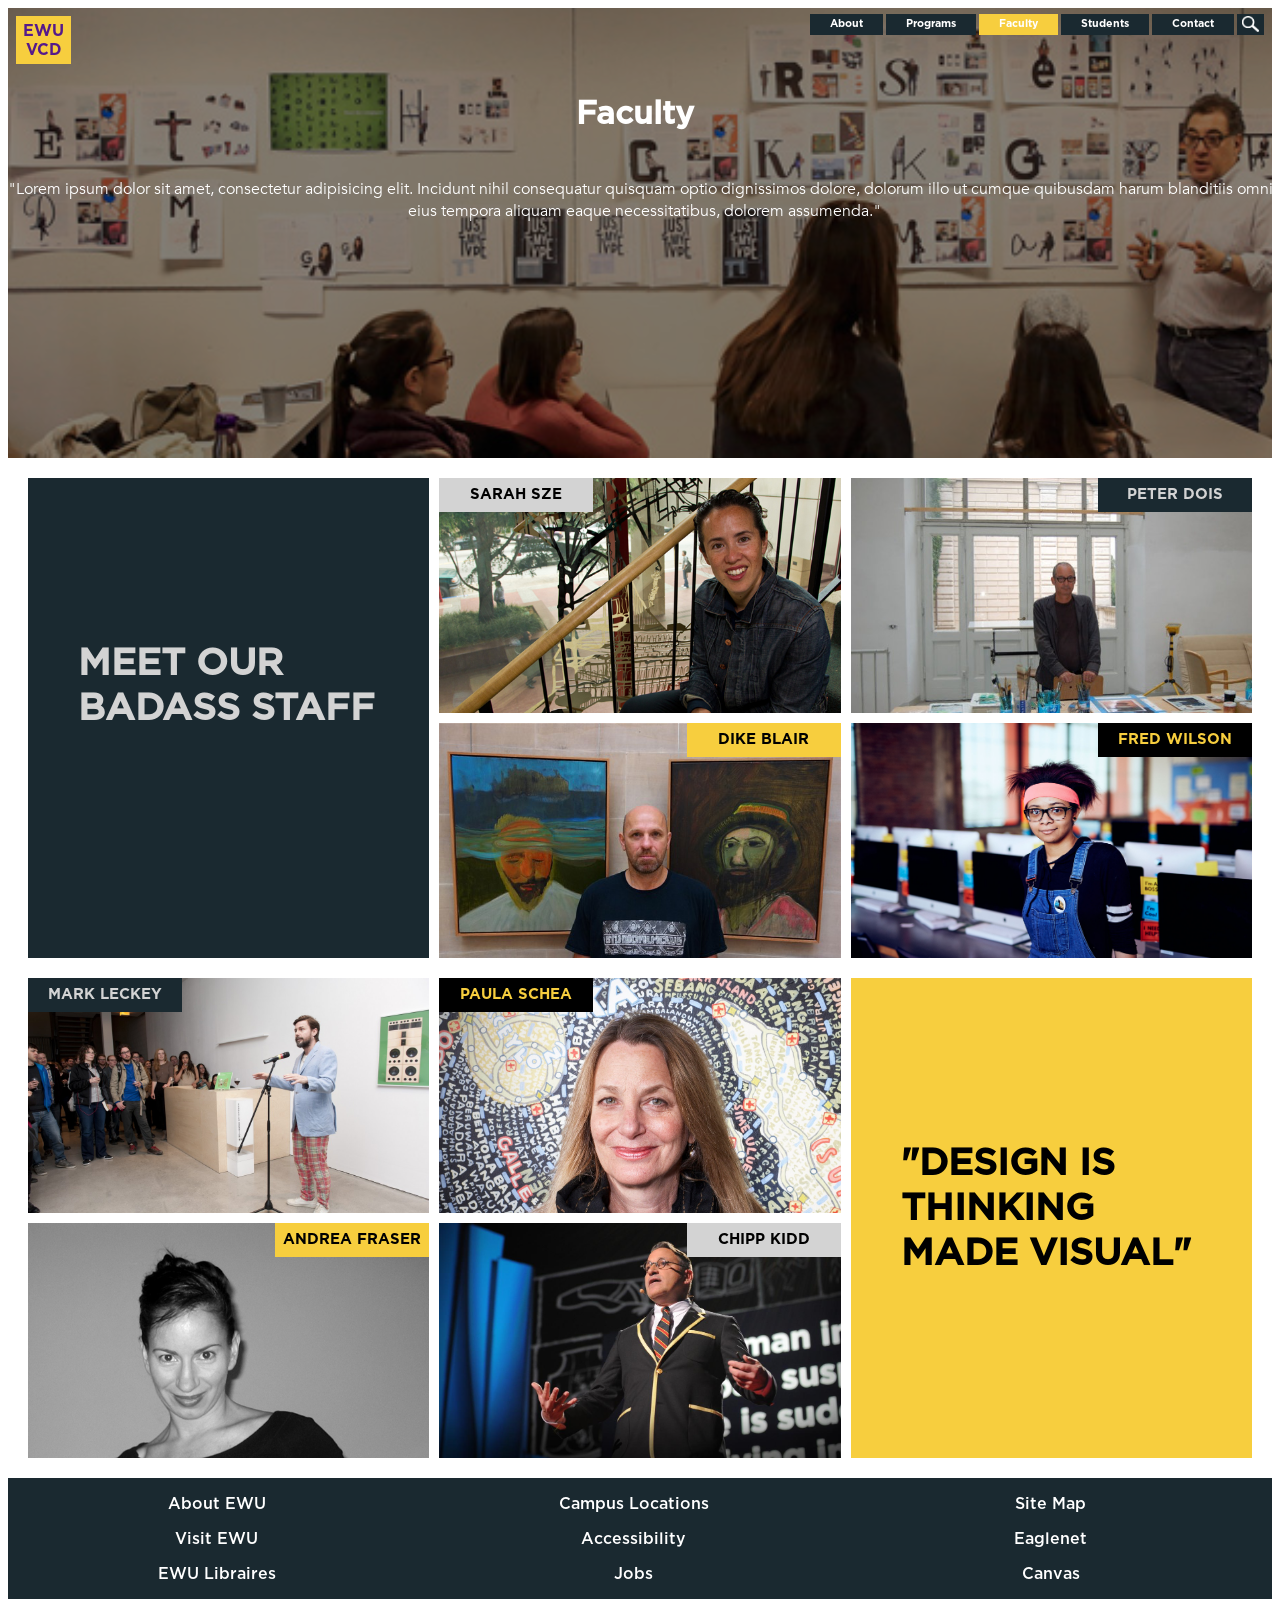
<file: index.html>
<!DOCTYPE html>
<html lang="en">
<head>
  <meta charset="UTF-8">
  <link rel="stylesheet" href="final_faculty.css">
  <meta name="viewport" content="width=device-width, initial-scale=1.0">
  <meta http-equiv="X-UA-Compatible" content="ie=edge">
  <title>Document</title>
</head>
<body>
  <header>
    <nav>
      <span class="nav_left"><a href="">EWU<br> VCD</a></span>
      <span class="nav_right">
      <a href="#">About</a>
      <a href="#">Programs</a>
      <a href="#"class="active">Faculty</a>
      <a href="final_student.html">Students</a>
      <a href="#">Contact</a>
      <a href="#" id="mag_glass"><img src="./assets/images/search.png"></a></span>
    </nav>
    <h1>Faculty</h1>
    <p>"Lorem ipsum dolor sit amet, consectetur adipisicing elit. Incidunt nihil consequatur quisquam optio dignissimos dolore, dolorum illo ut cumque quibusdam harum blanditiis omnis eius tempora aliquam eaque necessitatibus, dolorem assumenda."</p>
  </header>
  <main>
    <section class="staff">
     <div id="staffimage1">
       <h2 id="staff"> meet our badass staff </h2>
     </div>
     <div id="staffimage2">
       <p id="staffcolors1"> sarah sze </p>
      </div>
     <div id="staffimage3">
       <p id="staffcolors2"> dike blair </p>
      </div>
       <div id="staffimage4">
         <p id="staffcolors3"> peter dois </p>
       </div>
     <div id="staffimage5">
       <p id="staffcolors4"> fred wilson </p>
     </div>
    </section>
    <section class="wholethinking">
     <div id="thinkingimage1">
       <h2 id="thinking"> "design is thinking made visual"  </h2>
     </div>
     <div id="thinkingimage2">
       <p id="thinkingcolors1"> paula schea </p>
      </div>
     <div id="thinkingimage3">
       <p id="thinkingcolors2"> chipp kidd </p>
     </div>
     <div id="thinkingimage4">
         <p id="thinkingcolors3"> mark leckey </p>
       </div>
       <div id="thinkingimage5">
       <p id="thinkingcolors4"> andrea fraser </p>
     </div>
   </section>
  </main>
  <footer>
    <span class="fcolumn">
    <p>About EWU</p>
    <p>Visit EWU</p>
    <p>EWU Libraires</p>
  </span>
  <span class="fcolumn">
    <p>Campus Locations</p>
    <p>Accessibility</p>
    <p>Jobs</p>
  </span>
  <span class="fcolumn">
    <p>Site Map</p>
    <p>Eaglenet</p>
    <p>Canvas</p>
  </span>
  </footer>
</body>
</html>
</file>
<file: final_faculty.css>
@font-face {
  font-family:"Gotham-Bold";
  src:url("./assets/fonts/Gotham-Bold.otf");
}
@font-face {
  font-family:"Gotham-Medium";
  src:url("./assets/fonts/Gotham-Medium.otf");
}
@font-face {
  font-family:"Avenir";
  src:url("./assets/fonts/Avenir.otf");
}

nav{
  display: flex;
  justify-content: space-between;
  font-family: "Gotham-Bold";
}
.nav_left a,
.nav_right a{
  text-decoration: none;
  margin-top: 40px;
}
.nav_left{
  color:black;
  text-align: center;
  margin: .5em;
  padding: 5px;
  width: 45px;
  background-color: #F7CE3E;
}
.nav_right a{
  color:white;
  padding: 3px 20px 5px 20px;
  background-color: #1a2930;
}
.nav_right {
    max-width: 75%;
    margin-top: .5rem;
    font-size: .666rem;
}
.nav_right a.active{
  background-color: #F7CE3E;
}
 #mag_glass img{
   vertical-align: middle;
  height: 1rem;
}
#mag_glass{
  padding: 3px 5px 5px 5px;
  margin-right: .5rem
}
header{
  background-image:url(./assets/images/15.png);
  background-color: #888;
  background-size:cover;
  background-position: center;
  background-blend-mode: multiply;
  min-height: 50vh;
  min-width: 720px;
   }
header h1{
  font-family: "Gotham-Medium";
  color:white;
  position: absolute;
  left: 45%;
}
header p{
  top:18vh;
  font-family: "Avenir";
  color:white;
  position: absolute;
  text-align: center;
}
.staff{
display: grid;
grid-template-columns: repeat(3, 1fr);
grid-template-rows: repeat(2, 1fr);
height: 30em;
grid-gap: 10px;
margin: 20px;
}

#staffimage1 {
 background-color: #1a2930;
  background-repeat: no-repeat;
  background-size: cover;
  background-position: center top;
 grid-column-start: 1;
 grid-column-end: 1;
 grid-row-start: 1;
 grid-row-end: 3;
 color: white;
 text-transform: uppercase;
 font-size: 25px;
 padding: 130px 50px 20px 50px;
 font-family: "gotham-medium", sans-serif;
}

#staff {
text-transform: uppercase;
color: lightgrey;
}


#staffimage2 {
 background-image: url("assets/images/14.png");
  background-repeat: no-repeat;
  background-size: cover;
  background-position: center top;
 grid-column-start: 2;
 grid-column-end: 2;
 grid-row-start: 1;
 grid-row-end: 1;
 display: flex;
 justify-content: flex-start;
}

#staffcolors1 {
text-transform: uppercase;
text-align: center;
margin-top: -0px;
padding: 7px;
font-size: 15px;
height: 20px;
width: 140px;
bottom: 15px;
background-color: lightgrey;
font-family: "gotham-bold", sans-serif;
}

#staffimage3 {
 background-image: url("assets/images/7.png");
  background-repeat: no-repeat;
  background-size: cover;
  background-position: center top;
 grid-column-start: 2;
 grid-column-end: 2;
 grid-row-start: 2;
 grid-row-end: 2;
display: flex;
justify-content: flex-end;
font-family: "gotham-bold", sans-serif;
}

#staffcolors2{
text-transform: uppercase;
text-align: center;
margin-top: -0px;
padding: 7px;
font-size: 15px;
height: 20px;
width: 140px;
bottom: 15px;
background-color: #F7CE3E;
}

#staffimage4 {
 background-image: url("assets/images/12.png");
  background-repeat: no-repeat;
  background-size: cover;
  background-position: center top;
 grid-column-start: 3;
 grid-column-end: 3;
 grid-row-start: 1;
 grid-row-end: 1;
display: flex;
justify-content: flex-end;
}

#staffcolors3 {
text-transform: uppercase;
text-align: center;
margin-top: -0px;
padding: 7px;
font-size: 15px;
height: 20px;
width: 140px;
bottom: 15px;
background-color: #1a2930;
color: lightgrey;
font-family: "gotham-bold", sans-serif;
}

#staffimage5 {
 background-image: url("assets/images/5.png");
  background-repeat: no-repeat;
  background-size: cover;
  background-position: center top;
 grid-column-start: 3;
 grid-column-end: 3;
 grid-row-start: 2;
 grid-row-end: 2;
display: flex;
justify-content: flex-end;
}

#staffcolors4 {
text-transform: uppercase;
text-align: center;
margin-top: -0px;
padding: 7px;
font-size: 15px;
height: 20px;
width: 140px;
bottom: 15px;
background-color: black;
color: #F7CE3E;
font-family: "gotham-bold", sans-serif;
}

.wholethinking{
display: grid;
grid-template-columns: repeat(3, 1fr);
grid-template-rows: repeat(2, 1fr);
height: 500px;
grid-gap: 10px;
height: 30em;
margin: 20px;
}

#thinkingimage1 {
 background-color: #F7CE3E;
  background-repeat: no-repeat;
  background-size: cover;
  background-position: center top;
 grid-column-start: 3;
 grid-column-end: 3;
 grid-row-start: 1;
 grid-row-end: 3;
 color: black;
 text-transform: uppercase;
 font-size: 25px;
 padding: 130px 50px 20px 50px;
 font-family: "gotham-medium", sans-serif;
}

#thinking{
text-transform: uppercase;
margin-bottom: 25px;
}

#thinkingimage2 {
 background-image: url("assets/images/13.png");
  background-repeat: no-repeat;
  background-size: cover;
  background-position: center top;
 grid-column-start: 2;
 grid-column-end: 2;
 grid-row-start: 1;
 grid-row-end: 1;
 display: flex;
 justify-content: flex-start;
}

#thinkingcolors1 {
text-transform: uppercase;
text-align: center;
margin-top: -0px;
padding: 7px;
font-size: 15px;
height: 20px;
width: 140px;
bottom: 15px;
background-color: black;
color: #F7CE3E;
font-family: "gotham-bold", sans-serif;
}

#thinkingimage3 {
 background-image: url("assets/images/8.png");
  background-repeat: no-repeat;
  background-size: cover;
  background-position: center top;
 grid-column-start: 2;
 grid-column-end: 2;
 grid-row-start: 2;
 grid-row-end: 2;
display: flex;
justify-content: flex-end;
font-family: "gotham-bold", sans-serif;
}

#thinkingcolors2 {
text-transform: uppercase;
text-align: center;
margin-top: -0px;
padding: 7px;
font-size: 15px;
height: 20px;
width: 140px;
bottom: 15px;
background-color: lightgrey;
}

#thinkingimage4 {
 background-image: url("assets/images/11.png");
  background-repeat: no-repeat;
  background-size: cover;
  background-position: center top;
 grid-column-start: 1;
 grid-column-end: 1;
 grid-row-start: 1;
 grid-row-end: 1;
display: flex;
justify-content: flex-start;
}

#thinkingcolors3 {
text-transform: uppercase;
text-align: center;
margin-top: -0px;
padding: 7px;
font-size: 15px;
height: 20px;
width: 140px;
bottom: 15px;
color: lightgrey;
background-color: #1a2930;
font-family: "gotham-bold", sans-serif;
}

#thinkingimage5 {
 background-image: url("assets/images/2.png");
  background-repeat: no-repeat;
  background-size: cover;
  background-position: center top;
 grid-column-start: 1;
 grid-column-end: 1;
 grid-row-start: 2;
 grid-row-end: 2;
display: flex;
justify-content: flex-end;
}

#thinkingcolors4{
text-transform: uppercase;
text-align: center;
margin-top: -0px;
padding: 7px;
font-size: 15px;
height: 20px;
width: 140px;
bottom: 15px;
background-color: #F7CE3E;
font-family: "gotham-bold", sans-serif;
}


footer{
  font-family:"Gotham-Medium";
  text-align:center;
  color:white;
  background-color:#1a2930;
}
footer:after {
    content: "";
    display: table;
    clear: both;
}
.fcolumn{
  float: left;
  width:33%;
}
</file>
